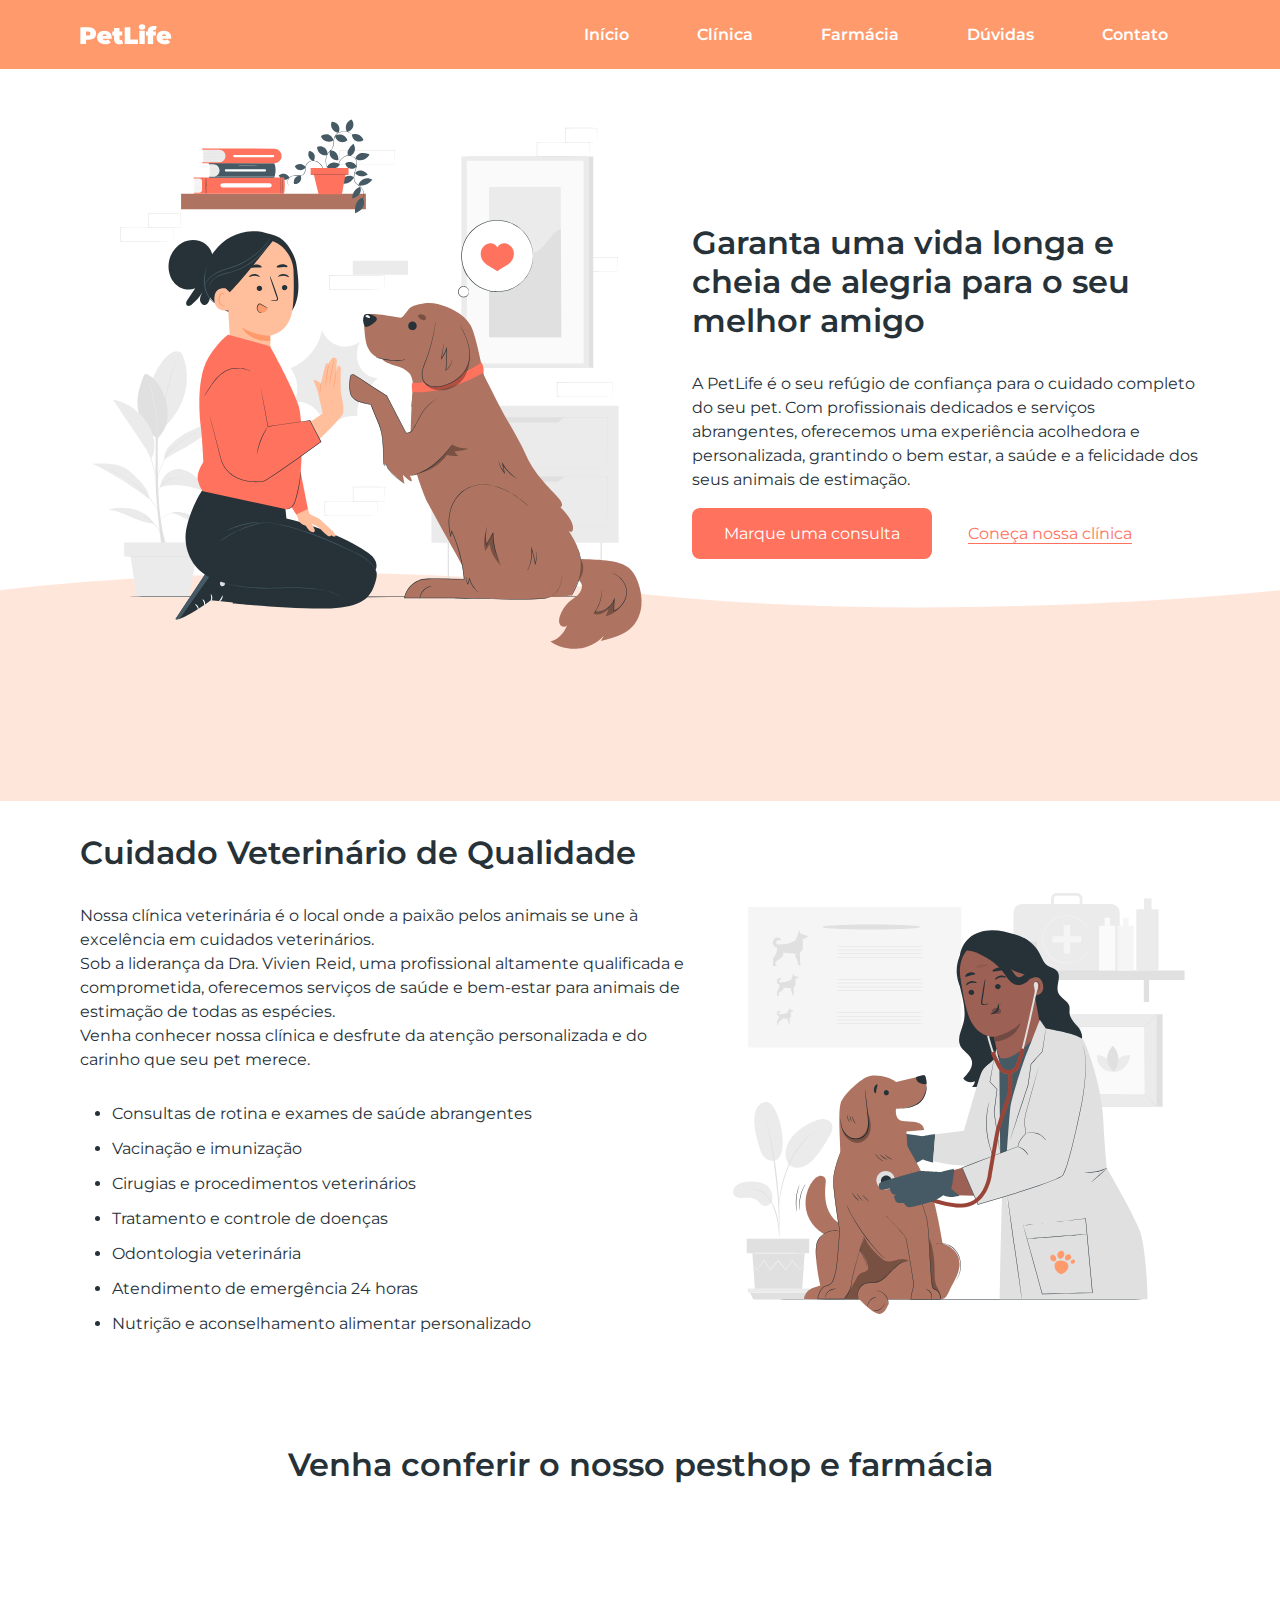
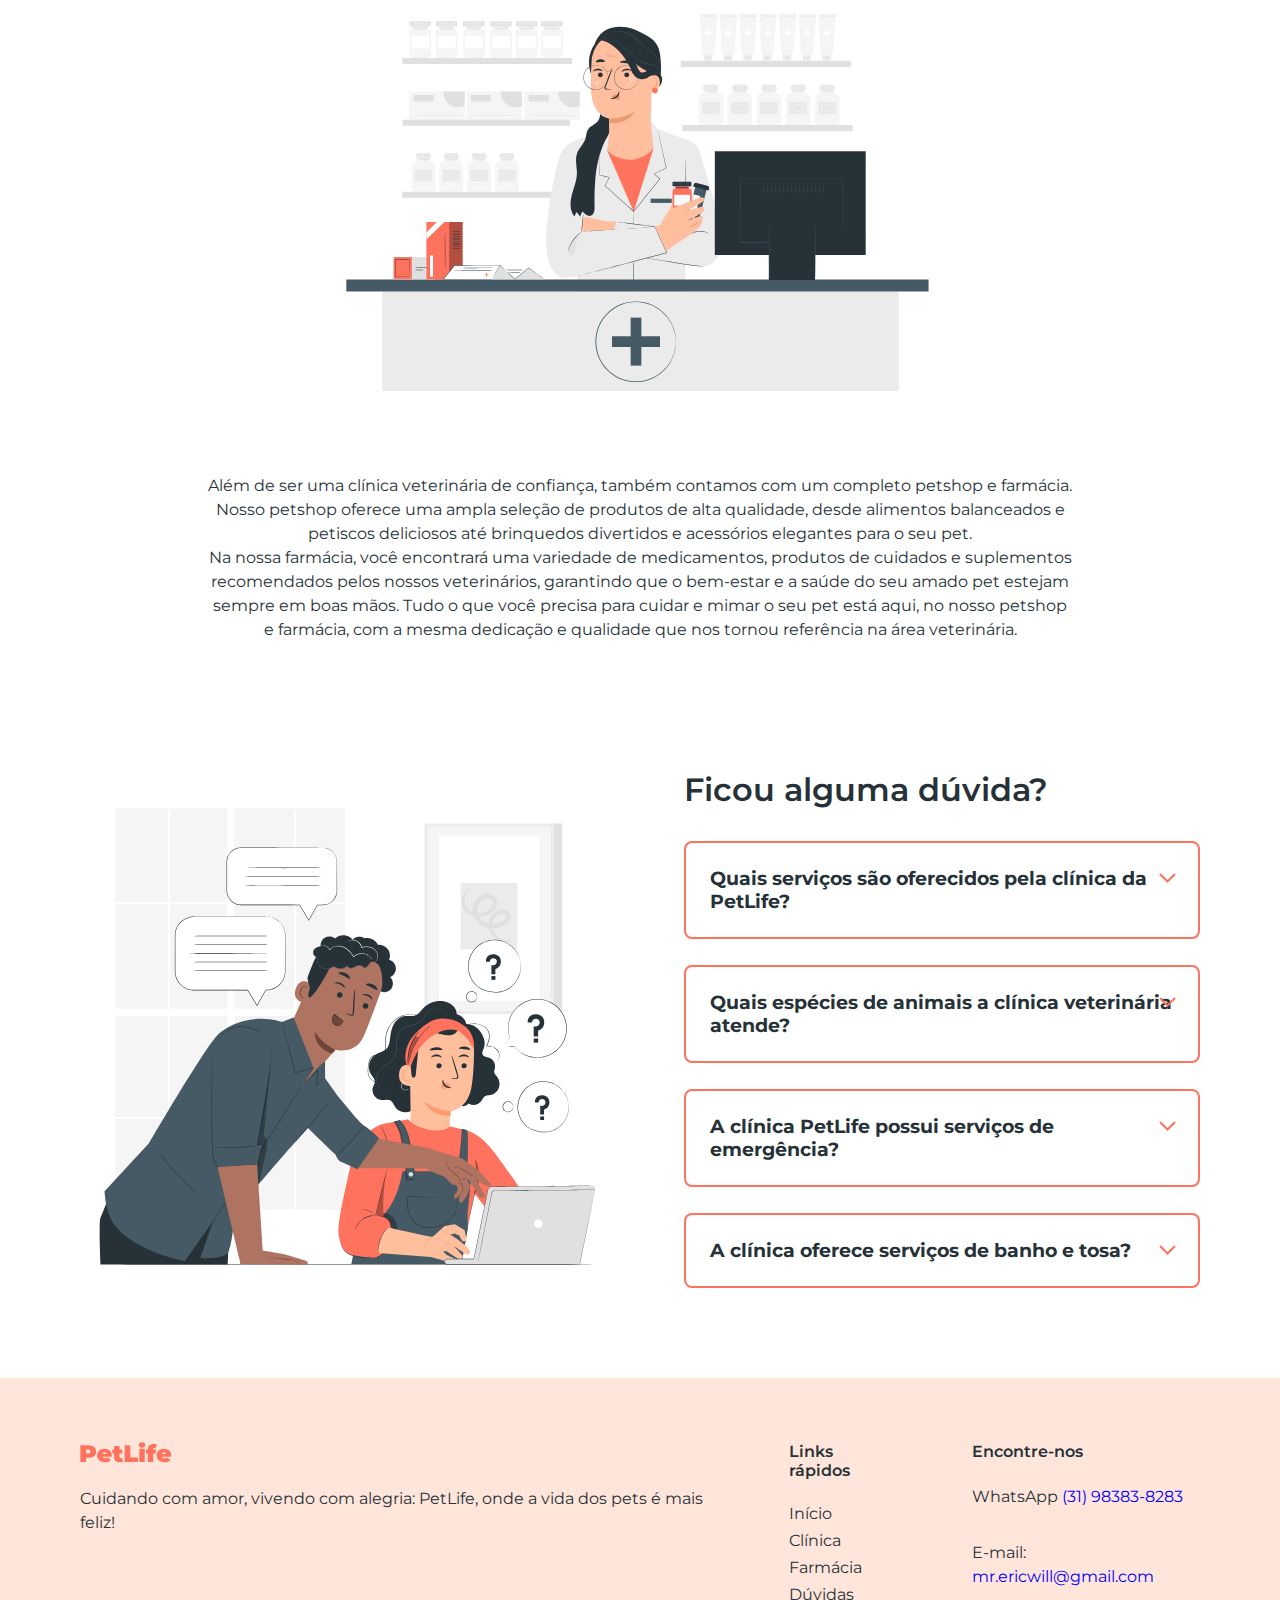
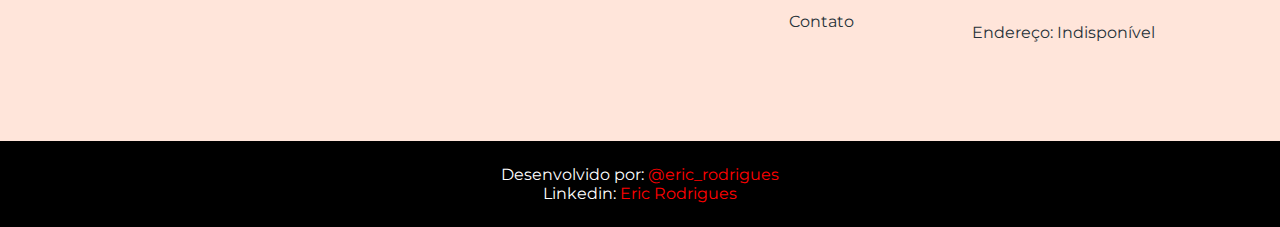
<file: petlife/index.html>
<html>
  <head>
    <title>Exemplo</title>
    <meta
      name="description"
      content="'Garanta uma vida longa e cheia de alegria para o seu melhor amigo"
    />
    <!-- CSS - Cascating Style Sheet -->
    <link rel="stylesheet" href="index.css" />
    <link rel="preconnect" href="https://fonts.googleapis.com" />
    <link rel="preconnect" href="https://fonts.gstatic.com" crossorigin />
    <link
      href="https://fonts.googleapis.com/css2?family=Montserrat:wght@400;600&display=swap"
      rel="stylesheet"
    />
  </head>

  <body>
    <header>
      <a href="index.html">
        <img src="img/logo-white.svg" alt="PetLife" />
      </a>
      <nav>
        <a href="#inicio">Início</a>
        <a href="#clinica">Clínica</a>
        <a href="#farmacia">Farmácia</a>
        <a href="#duvidas">Dúvidas</a>
        <a href="contato.html">Contato</a>
      </nav>
    </header>
    <main>
      <section id="inicio">
        <img
          src="img/start-img.svg"
          alt="Imagem principal"
          width="580"
          height="580"
        />
        <div>
          <h1>
            Garanta uma vida longa e cheia de alegria para o seu melhor amigo
          </h1>
          <p class="paragrafo">
            A PetLife é o seu refúgio de confiança para o cuidado completo do
            seu pet. Com profissionais dedicados e serviços abrangentes,
            oferecemos uma experiência acolhedora e personalizada, grantindo o
            bem estar, a saúde e a felicidade dos seus animais de estimação.
          </p>
          <a class="botao" href="https://wa.me/5531983838283" target="_blank"
            >Marque uma consulta</a
          >
          <a class="botao-transparente" href="#clinica">Coneça nossa clínica</a>
        </div>
        <img class="absolute" src="img/shape.svg" alt="" />
      </section>
      <section id="clinica">
        <div>
          <h2>Cuidado Veterinário de Qualidade</h2>
          <p class="paragrafo">
            Nossa clínica veterinária é o local onde a paixão pelos animais se
            une à excelência em cuidados veterinários.<br />
            Sob a liderança da Dra. Vivien Reid, uma profissional altamente
            qualificada e comprometida, oferecemos serviços de saúde e bem-estar
            para animais de estimação de todas as espécies.<br />
            Venha conhecer nossa clínica e desfrute da atenção personalizada e
            do carinho que seu pet merece.
          </p>
          <ul>
            <li>Consultas de rotina e exames de saúde abrangentes</li>
            <li>Vacinação e imunização</li>
            <li>Cirugias e procedimentos veterinários</li>
            <li>Tratamento e controle de doenças</li>
            <li>Odontologia veterinária</li>
            <li>Atendimento de emergência 24 horas</li>
            <li>Nutrição e aconselhamento alimentar personalizado</li>
          </ul>
        </div>
        <img
          src="img/clinic-img.svg"
          alt=""
          width="480"
          height="480"
          loading="lazy"
        />
        <!-- loading="lazy" é um carregamento atrasado enquanto loading="eager" é um carregamento mais rápido -->
      </section>
      <section id="farmacia">
        <h2>Venha conferir o nosso pesthop e farmácia</h2>
        <img
          src="img/shop-img.svg"
          alt=""
          width="645"
          height="430"
          loading="lazy"
        />
        <p class="paragrafo">
          Além de ser uma clínica veterinária de confiança, também contamos com
          um completo petshop e farmácia.<br />
          Nosso petshop oferece uma ampla seleção de produtos de alta qualidade,
          desde alimentos balanceados e<br />
          petiscos deliciosos até brinquedos divertidos e acessórios elegantes
          para o seu pet.<br />
          Na nossa farmácia, você encontrará uma variedade de medicamentos,
          produtos de cuidados e suplementos<br />
          recomendados pelos nossos veterinários, garantindo que o bem-estar e a
          saúde do seu amado pet estejam<br />
          sempre em boas mãos. Tudo o que você precisa para cuidar e mimar o seu
          pet está aqui, no nosso petshop<br />
          e farmácia, com a mesma dedicação e qualidade que nos tornou
          referência na área veterinária.
        </p>
      </section>
      <section id="duvidas">
        <img
          src="img/faq-img.svg"
          alt=""
          width="540"
          height="540"
          loading="lazy"
        />
        <div>
          <h2>Ficou alguma dúvida?</h2>

          <div class="duvida">
            <h3>Quais serviços são oferecidos pela clínica da PetLife?</h3>
            <img src="img/arrow-down.svg" alt="" />
            <p class="paragrafo">
              A clínica da PetLife oferece uma ampla gama de serviços, incluindo
              consultas de rotina, vacinação, cirurgias,<br />
              tratamento de doenças, cuidados odontológicos, atendimento de
              emergência 24 horas, programas de prevenção de pulgas,<br />
              carrapatos e vermes, entre outros.<br />
              Nosso objetivo é fornecer cuidados abrangentes e personalizados
              para garantir a saúde e o bem-estar do seu pet.
            </p>
          </div>

          <div class="duvida">
            <h3>Quais espécies de animais a clínica veterinária atende?</h3>
            <img src="img/arrow-down.svg" alt="" />
            <p class="paragrafo">
              A clínica veterinária da PetLive atende animais de estimação de
              todas as espécies, incluindo cães, gatos, pássaros, roedores e
              répteis.<br />
              Nossos profissionais possuem conhecimento e experiência para
              cuidade de diferentes tipos de animais, oferencendo um
              atendimento<br />
              especializado e dedicado a cada um deles.
            </p>
          </div>

          <div class="duvida">
            <h3>A clínica PetLife possui serviços de emergência?</h3>
            <img src="img/arrow-down.svg" alt="" />
            <p class="paragrafo">
              Sim, a clínica veterinária da PetLife oferece serviços de
              emergência 24 horas.<br />
              Se o seu animal de estimação precisar de atendimento veterinário
              imediato fora do horário de expediente, nossa equipe está pronta
              para<br />
              ajudar, forncendo cuidados urgentes e tratamento adequado para
              garantir o bem-estar do seu pet.<br />
            </p>
          </div>

          <div class="duvida">
            <h3>A clínica oferece serviços de banho e tosa?</h3>
            <img src="img/arrow-down.svg" alt="" />
            <p class="paragrafo">
              Sim, a clínica veterinária da PetLife oferece serviços
              profissionais de banho e tosa.<br />
              Nossa equipe de profissionais experientes garante que seu pet
              receba cuidados adequados, usando produtos de alta qualidade e
              técnicas seguras.<br />
              O banho e tosa ajudam a manter a higiene, a saúde da pele e
              pelagem do seu pet, além de proporcionar uma experiênica relaxante
              a gradável para eles.<br />
            </p>
          </div>
        </div>
      </section>
    </main>
    <footer>
      <div>
        <img src="img/logo.svg" alt="PetLife" />
        <p class="paragrafo">
          Cuidando com amor, vivendo com alegria: PetLife, onde a vida dos pets
          é mais feliz!
        </p>
      </div>
      <div>
        <strong class="titulo">Links rápidos</strong>
        <nav>
          <a href="#inicio">Início</a>
          <a href="#clinica">Clínica</a>
          <a href="#farmacia">Farmácia</a>
          <a href="#duvidas">Dúvidas</a>
          <a href="contato.html">Contato</a>
        </nav>
      </div>
      <div>
        <strong class="titulo">Encontre-nos</strong>
        <p class="paragrafo">
          WhatsApp
          <a href="https://wa.me/5531983838283" target="_blank"
            >(31) 98383-8283</a
          >
        </p>
        <p class="paragrafo">
          E-mail:
          <a href="mailto:mr.ericwill@gmail.com">mr.ericwill@gmail.com</a>
        </p>
        <p class="paragrafo">Endereço: Indisponível</p>
      </div>
    </footer>
    <div id="copyright">
      Desenvolvido por:
      <a href="https://github.com/ericWARodrigues" target="_blank"
        >@eric_rodrigues</a
      ><br />
      Linkedin:
      <a
        href="https://www.linkedin.com/in/eric-william-alvim-rodrigues-4149a1205/"
        target="_blank"
        >Eric Rodrigues</a
      >
    </div>
    <script src="index.js"></script>
  </body>
</html>
</file>
<file: petlife/index.css>
/* https://developer.mozilla.org/pt-BR */
/* Pesquisa de fonts: https://fonts.google.com */
/* Selecionar todos os elementos da página, selecionar o "*" como no exemplo abaixo */
* {
    box-sizing: border-box;
    font-family: 'Montserrat';
    margin: 0; /* depois da borda (fora do elemento) */
    padding: 0; /* antes da borda, dentro do elemento */
}
header {
    background-color: #FF9A6C;
    display: flex;
    align-items: center;
    justify-content: space-between;
    padding-left: 80px;
    padding-right: 80px;
    padding-top: 24px;
    padding-bottom: 24px;

}
header nav a {
    color: white;
    font-weight: 600;
    padding: 32px;
    text-decoration: none;
}
body {
    color: #263138;
}
h1,
h2 {
    font-weight: 600;
    font-size: 32px;
    margin-bottom: 32px
}
/* Selecionar ID -> # */
#inicio {
    display: flex;
    align-items: center;
    gap: 32px;
    /* topo, direita, baixo, esquerda */
    padding: 24px 80px 128px 80px;
    position: relative;
}
/* Selecionar classe -> . */
.paragrafo {
    line-height: 150%;
    margin-bottom: 32px;
}
.botao {
    background-color: #FF725E;
    /* padding 2 valores -> vertical, horizontal */
    padding: 16px 32px;
    border-radius: 8px;
    color: white;
    text-decoration: none;
}
.botao-transparente {
    background-color: transparent;
    color: #ff725E;
    padding: 16px 32px;
    text-underline-offset: 4px;
}
.absolute {
    position: absolute;
    bottom: 0;
    left: 0;
    width: 100%;
    z-index: -10;
}

#clinica {
    display: flex;
    align-items: center;
    gap: 32px;
    padding: 32px 80px;
}

#clinica li {
    margin-bottom: 16px;
    margin-left: 32px;
}

#farmacia {
    padding: 64px 80px;
    text-align: center;
}

#farmacia img {
    margin: 64px auto;
}

#farmacia .paragrafo {
    max-width: 950px;
    margin: 0 auto;
}

#duvidas {
    display: flex;
    align-items: center;
    gap: 64px;
    padding: 64px 80px;
}

.duvida {
    position: relative;
}

.duvida h3 {
    border: 2px solid #FF725E;
    border-radius: 8px;
    cursor: pointer;
    padding: 24px;
}

.duvida img {
    position: absolute;
    top: 32px;
    right: 24px;
}

.duvida .paragrafo {
    border-right: 1px solid #FF725E;
    border-bottom: 1px solid #FF725E;
    border-left: 1px solid #FF725E;
    border-radius: 0 0 8px 8px;
    padding: 0px 10px;
    margin-top: -7px;
    height: 0;
    opacity: 0;
    overflow: hidden;
    transition: .5s;
}

.duvida.ativa .paragrafo {
    border-right: 1px solid #FF725E;
    border-bottom: 1px solid #FF725E;
    border-left: 1px solid #FF725E;
    border-radius: 0 0 8px 8px;
    padding: 10px;
    margin-top: -7px;
    height: fit-content;
    opacity: 1;
    overflow: hidden;
}

footer {
    background-color: rgba(255, 152, 108, 0.25);
    display: flex;
    gap: 80px;
    padding: 64px 80px;
}

footer img,
footer .titulo {
    display: block;
    font-weight: 600;
    margin-bottom: 24px;
}

footer nav a {
    color: #263138;
    display: block;
    margin-bottom: 8px;
    text-decoration: none;
    max-width: 350px;
}

footer p {
    margin-bottom: 8px;
}

footer p a {
    color: blue;
    text-decoration: none;
}

#copyright {
    background-color: black;
    text-align: center;
    padding: 24px;
    color: white;
}

.fundo-verde {
    background-color: green;
}

#copyright a {
    color: red;
    text-decoration: none;
}
</file>
